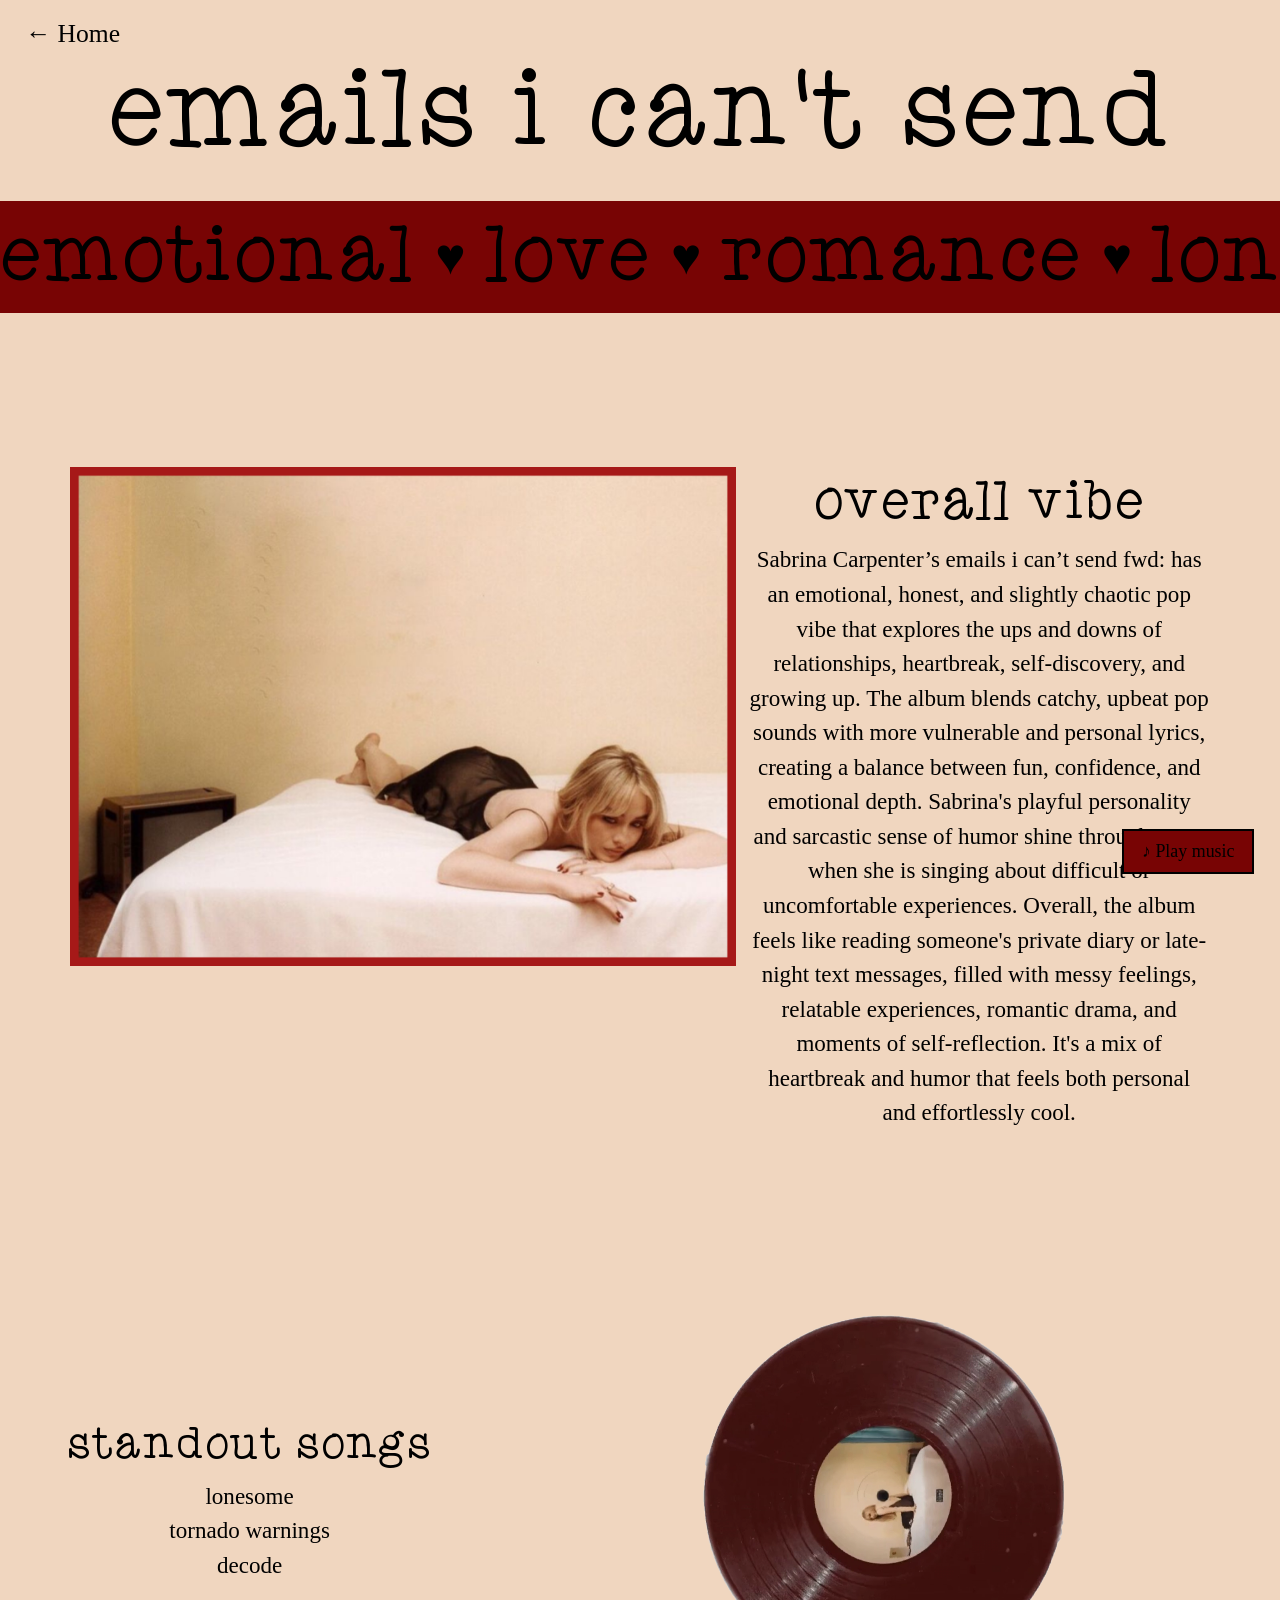
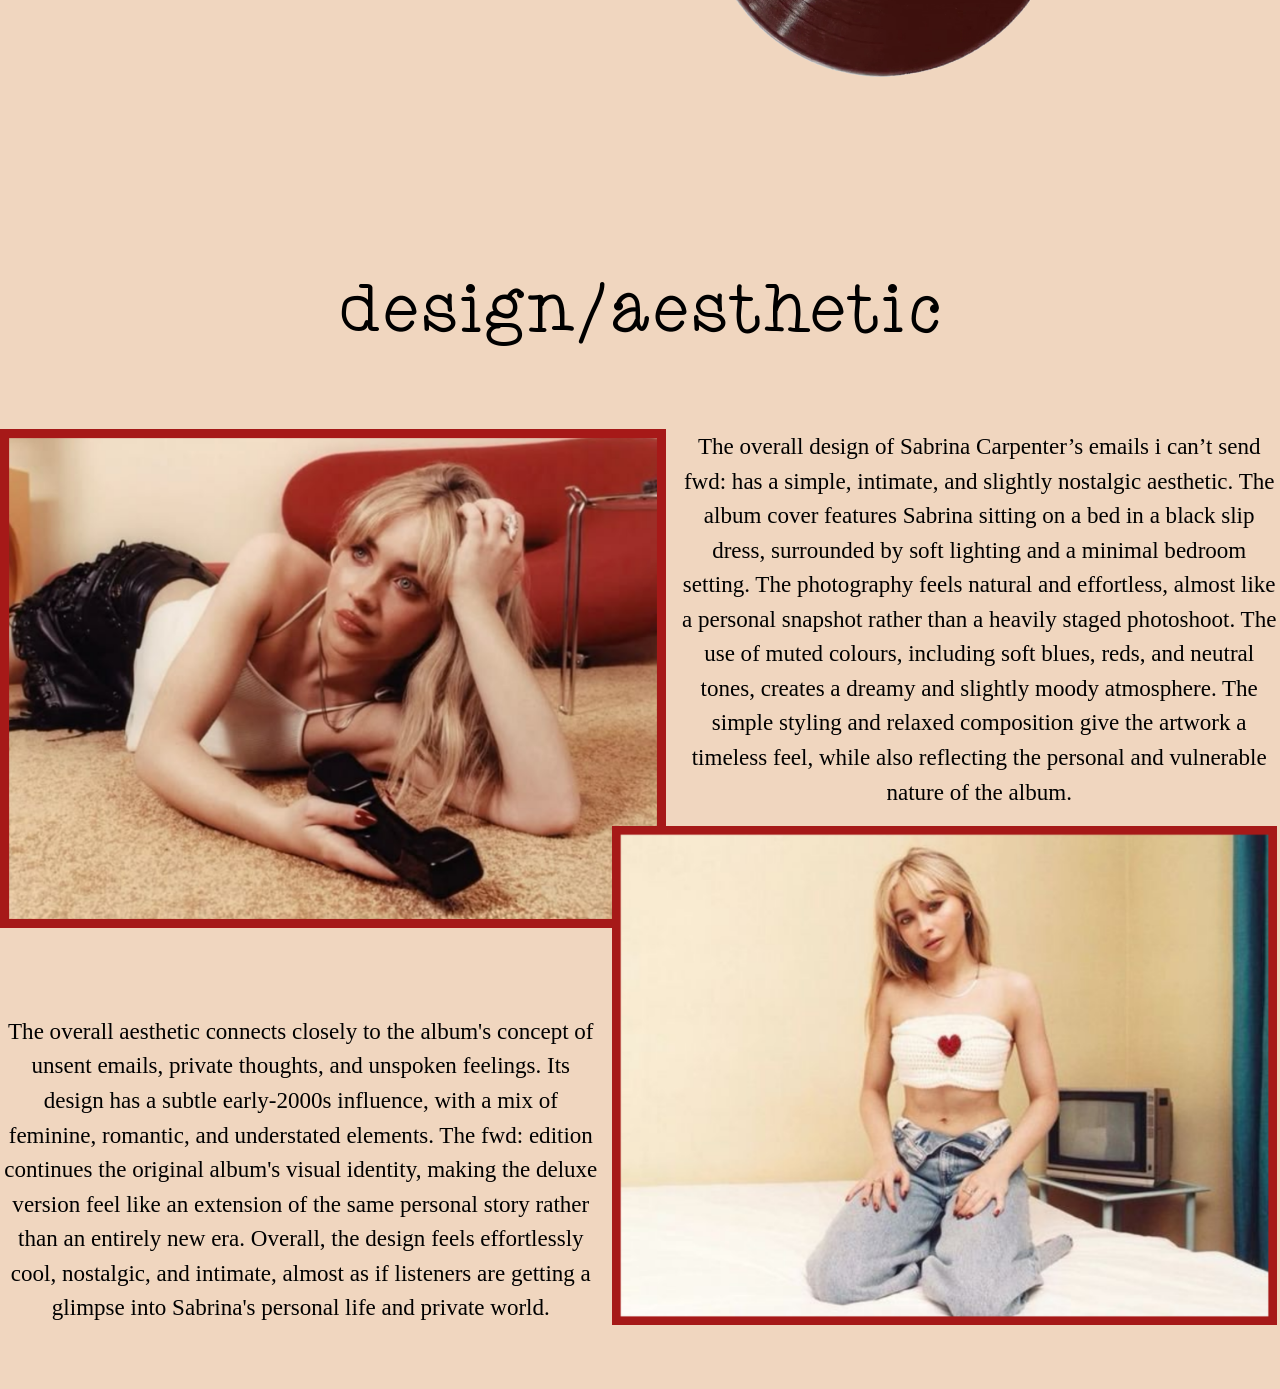
<file: eics.html>
<!DOCTYPE html>

<html>
    <head>
        <meta charset="utf-8">
        <meta http-equiv="X-UA-Compatible" content="IE=edge">
        <title>emails i cant send</title>
        <meta name="description" content="">
        <meta name="viewport" content="width=device-width, initial-scale=1">
        <link rel="stylesheet" href="eicsstyle.css">
    </head>
    <body>
     <a class="back-link" href="index.html">&larr; Home</a>

  <h1 class="page-title">emails i can't send</h1>


  <div class="marquee">
    <div class="marquee-track">
      <div class="marquee-group">
        <span>emotional</span><span class="heart">&#9829;&#xFE0E;</span>
        <span>love</span><span class="heart">&#9829;&#xFE0E;</span>
        <span>romance</span><span class="heart">&#9829;&#xFE0E;</span>
        <span>longing</span><span class="heart">&#9829;&#xFE0E;</span>
      </div>
      <!-- identical copy so the loop is seamless -->
      <div class="marquee-group" aria-hidden="true">
        <span>emotional</span><span class="heart">&#9829;&#xFE0E;</span>
        <span>love</span><span class="heart">&#9829;&#xFE0E;</span>
        <span>romance</span><span class="heart">&#9829;&#xFE0E;</span>
        <span>longing</span><span class="heart">&#9829;&#xFE0E;</span>
      </div>
    </div>
  </div>

  <section class="row vibe">
    <img class="photo" src="img (eics)/eicsimg1.png" alt="emails i can't send image 1">
    <div class="text-block">
      <h2>overall vibe</h2>
      <p>Sabrina Carpenter’s emails i can’t send fwd: has an emotional, honest, and slightly chaotic pop vibe that explores the ups and downs of relationships, heartbreak, self-discovery, and growing up. The album blends catchy, upbeat pop sounds with more vulnerable and personal lyrics, creating a balance between fun, confidence, and emotional depth. Sabrina's playful personality and sarcastic sense of humor shine through, even when she is singing about difficult or uncomfortable experiences. Overall, the album feels like reading someone's private diary or late-night text messages, filled with messy feelings, relatable experiences, romantic drama, and moments of self-reflection. It's a mix of heartbreak and humor that feels both personal and effortlessly cool.</p>
    </div>
  </section>

 
  <section class="row songs">
    <div class="text-block">
      <h2>standout songs</h2>
      <p>lonesome</p>
      <p>tornado warnings</p>
      <p>decode</p>
    </div>
    <video src="img (eics)/eicsrecord.webm" autoplay loop muted playsinline></video>
  </section>

  
  <h2 class="design-title">design/aesthetic</h2>

  <section class="row design-top">
    <img class="photo" src="img (eics)/eicsimg2.png" alt="emails i can't send image 2">
    <div class="text-block">
      <p>The overall design of Sabrina Carpenter’s emails i can’t send fwd: has a simple, intimate, and slightly nostalgic aesthetic. The album cover features Sabrina sitting on a bed in a black slip dress, surrounded by soft lighting and a minimal bedroom setting. The photography feels natural and effortless, almost like a personal snapshot rather than a heavily staged photoshoot. The use of muted colours, including soft blues, reds, and neutral tones, creates a dreamy and slightly moody atmosphere. The simple styling and relaxed composition give the artwork a timeless feel, while also reflecting the personal and vulnerable nature of the album.</p>
    </div>
  </section>

  <section class="row design-bottom">
    <div class="text-block">
      <p>The overall aesthetic connects closely to the album's concept of unsent emails, private thoughts, and unspoken feelings. Its design has a subtle early-2000s influence, with a mix of feminine, romantic, and understated elements. The fwd: edition continues the original album's visual identity, making the deluxe version feel like an extension of the same personal story rather than an entirely new era. Overall, the design feels effortlessly cool, nostalgic, and intimate, almost as if listeners are getting a glimpse into Sabrina's personal life and private world.</p>
    </div>
    <img class="photo" src="img (eics)/eicsimg3.png" alt="emails i can't send image 3">
  </section>

  
  <audio id="bgmusic" src="Audio/eicslonesome.mp3" loop autoplay></audio>
  <button id="music-toggle">♪ Play music</button>

  <script>
    const music = document.getElementById("bgmusic");
    const toggle = document.getElementById("music-toggle");

    function updateButton() {
      toggle.textContent = music.paused ? "♪ Play music" : "❚❚ Pause music";
    }

    music.addEventListener("play", updateButton);
    music.addEventListener("pause", updateButton);

    toggle.addEventListener("click", () => {
      if (music.paused) {
        music.play();
      } else {
        music.pause();
      }
    });

    
    music.play().catch(() => {});
    updateButton();
  </script>

</body>
</html>

      
        <script src="" async defer></script>
    </body>
</html>

    
    </body>
</html>
</file>
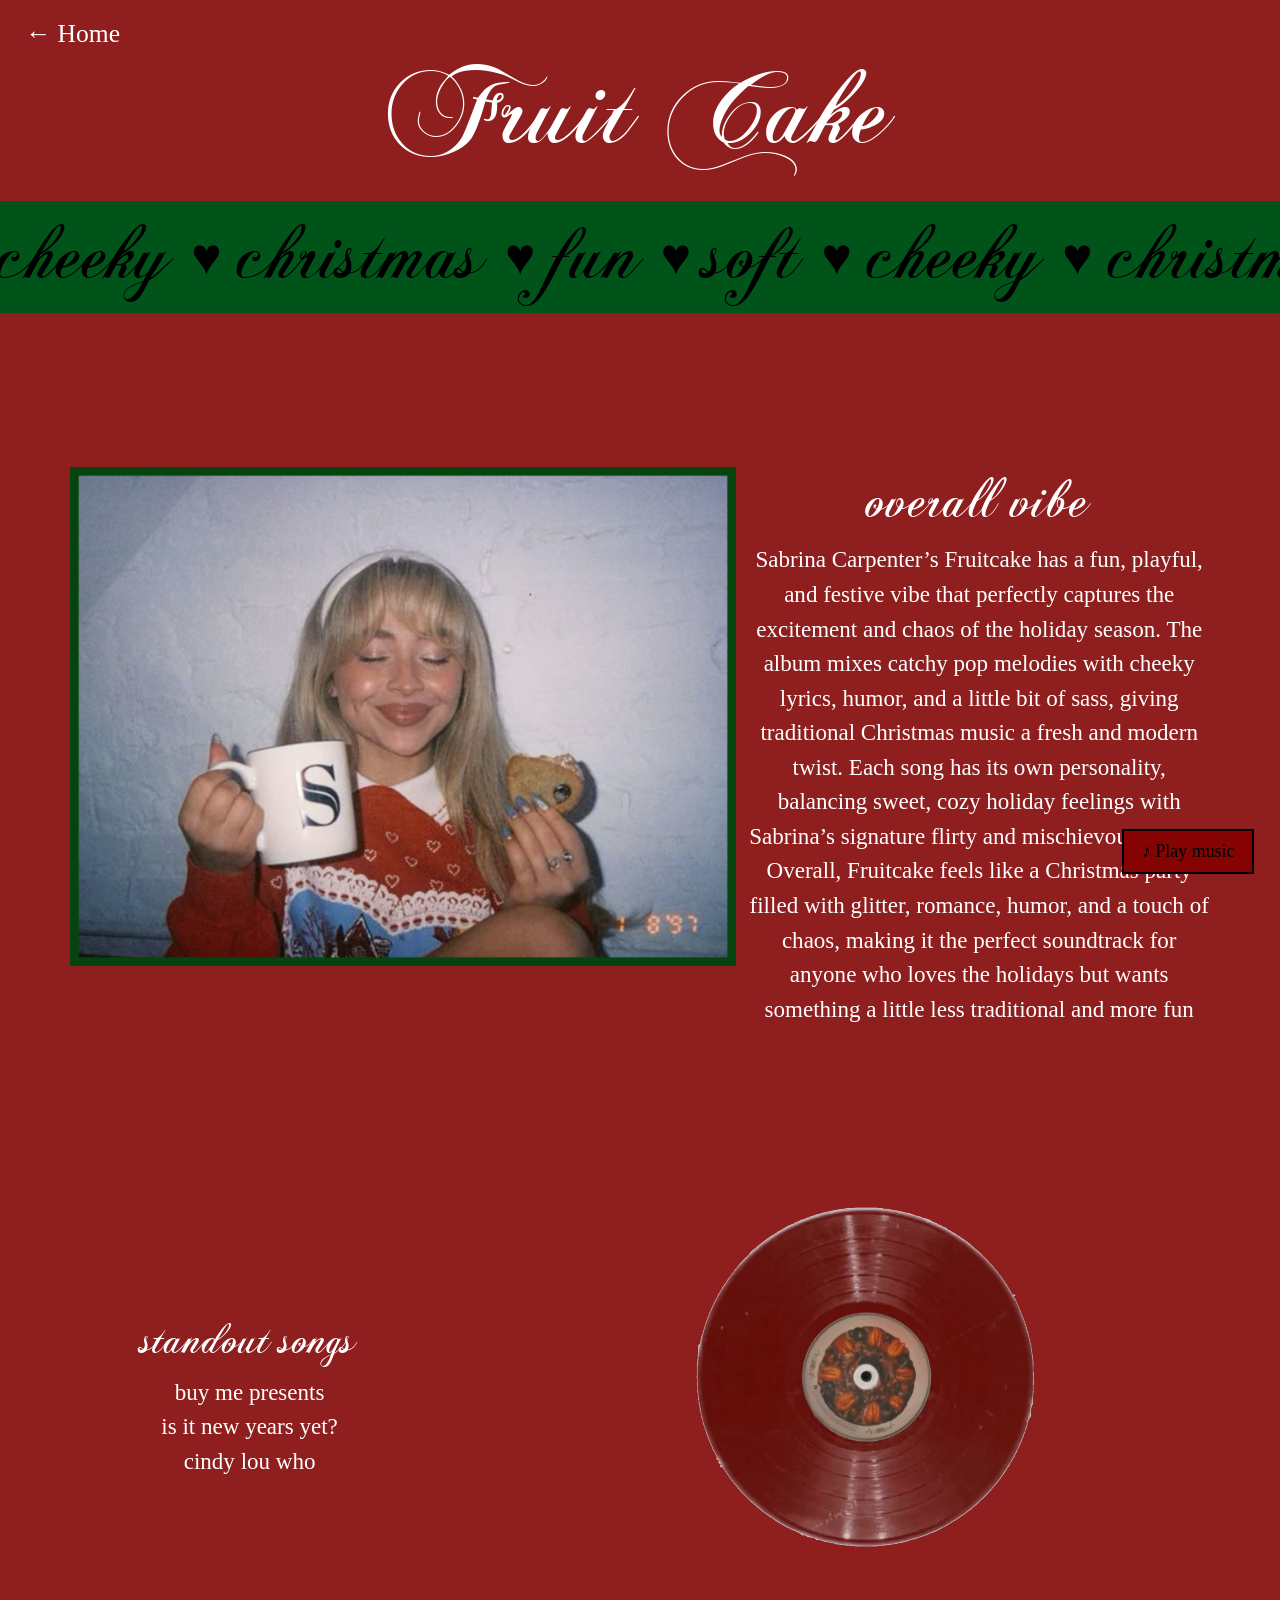
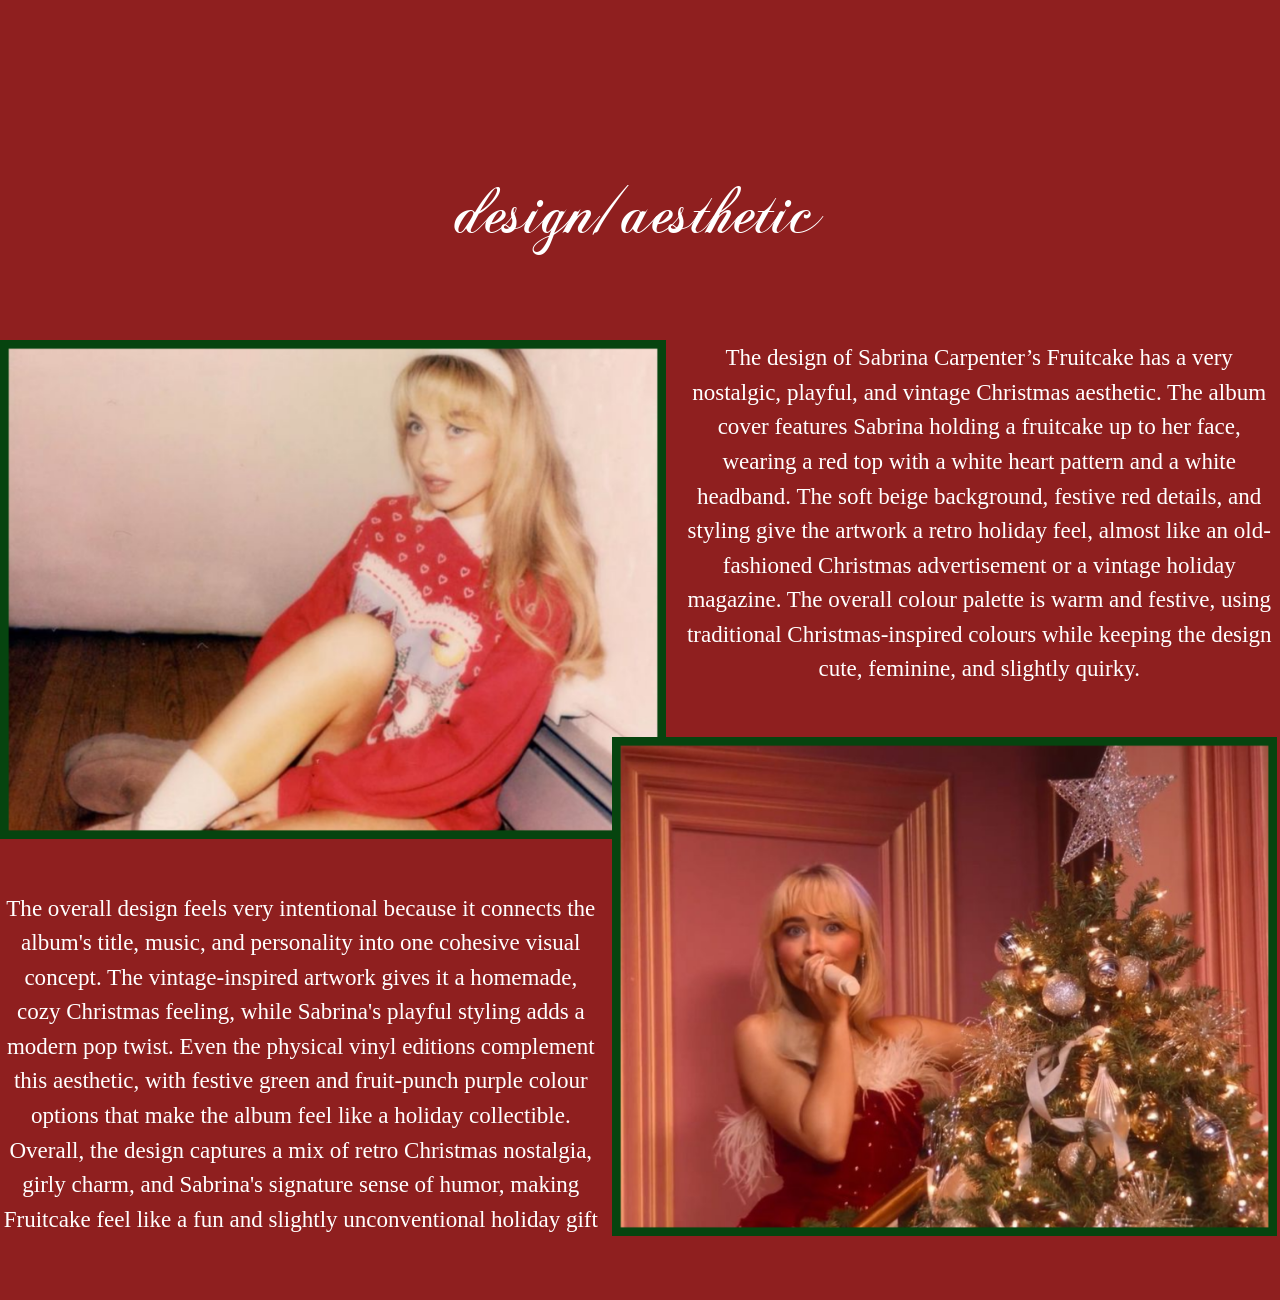
<file: fruitcake.html>
<!DOCTYPE html>

<html>
    <head>
        <meta charset="utf-8">
        <meta http-equiv="X-UA-Compatible" content="IE=edge">
        <title>Fruit Cake</title>
        <meta name="description" content="">
        <meta name="viewport" content="width=device-width, initial-scale=1">
        <link rel="stylesheet" href="fcstyle.css">
    </head>
     <body>
       <a class="back-link" href="index.html">&larr; Home</a>

  <h1 class="page-title">Fruit Cake</h1>


  <div class="marquee">
    <div class="marquee-track">
      <div class="marquee-group">
        <span>cheeky</span><span class="heart">&#9829;&#xFE0E;</span>
        <span>christmas</span><span class="heart">&#9829;&#xFE0E;</span>
        <span>fun</span><span class="heart">&#9829;&#xFE0E;</span>
        <span>soft</span><span class="heart">&#9829;&#xFE0E;</span>
      </div>
      <!-- identical copy so the loop is seamless -->
      <div class="marquee-group" aria-hidden="true">
        <span>cheeky</span><span class="heart">&#9829;&#xFE0E;</span>
        <span>christmas</span><span class="heart">&#9829;&#xFE0E;</span>
        <span>fun</span><span class="heart">&#9829;&#xFE0E;</span>
        <span>soft</span><span class="heart">&#9829;&#xFE0E;</span>
      </div>
    </div>
  </div>

  <section class="row vibe">
    <img class="photo" src="img (fc)/fcimg1.png" alt="Fruit Cake image 1">
    <div class="text-block">
      <h2>overall vibe</h2>
      <p>Sabrina Carpenter’s Fruitcake has a fun, playful, and festive vibe that perfectly captures the excitement and chaos of the holiday season. The album mixes catchy pop melodies with cheeky lyrics, humor, and a little bit of sass, giving traditional Christmas music a fresh and modern twist. Each song has its own personality, balancing sweet, cozy holiday feelings with Sabrina’s signature flirty and mischievous energy. Overall, Fruitcake feels like a Christmas party filled with glitter, romance, humor, and a touch of chaos, making it the perfect soundtrack for anyone who loves the holidays but wants something a little less traditional and more fun</p>
    </div>
  </section>

 
  <section class="row songs">
    <div class="text-block">
      <h2>standout songs</h2>
      <p>buy me presents</p>
      <p>is it new years yet?</p>
      <p>cindy lou who</p>
    </div>
    <video src="img (fc)/fruitcakerecord.webm" autoplay loop muted playsinline></video>
  </section>

  
  <h2 class="design-title">design/aesthetic</h2>

  <section class="row design-top">
    <img class="photo" src="img (fc)/fcimg2.png" alt="Fruit Cake image 2">
    <div class="text-block">
      <p>The design of Sabrina Carpenter’s Fruitcake has a very nostalgic, playful, and vintage Christmas aesthetic. The album cover features Sabrina holding a fruitcake up to her face, wearing a red top with a white heart pattern and a white headband. The soft beige background, festive red details, and styling give the artwork a retro holiday feel, almost like an old-fashioned Christmas advertisement or a vintage holiday magazine. The overall colour palette is warm and festive, using traditional Christmas-inspired colours while keeping the design cute, feminine, and slightly quirky.</p>
    </div>
  </section>

  <section class="row design-bottom">
    <div class="text-block">
      <p>The overall design feels very intentional because it connects the album's title, music, and personality into one cohesive visual concept. The vintage-inspired artwork gives it a homemade, cozy Christmas feeling, while Sabrina's playful styling adds a modern pop twist. Even the physical vinyl editions complement this aesthetic, with festive green and fruit-punch purple colour options that make the album feel like a holiday collectible. Overall, the design captures a mix of retro Christmas nostalgia, girly charm, and Sabrina's signature sense of humor, making Fruitcake feel like a fun and slightly unconventional holiday gift</p>
    </div>
    <img class="photo" src="img (fc)/fcimg3.png" alt="Fruit Cake image 3">
  </section>

  
  <audio id="bgmusic" src="Audio/fc.mp3" loop autoplay></audio>
  <button id="music-toggle">♪ Play music</button>

  <script>
    const music = document.getElementById("bgmusic");
    const toggle = document.getElementById("music-toggle");

    function updateButton() {
      toggle.textContent = music.paused ? "♪ Play music" : "❚❚ Pause music";
    }

    music.addEventListener("play", updateButton);
    music.addEventListener("pause", updateButton);

    toggle.addEventListener("click", () => {
      if (music.paused) {
        music.play();
      } else {
        music.pause();
      }
    });

    
    music.play().catch(() => {});
    updateButton();
  </script>

</body>
</html>

      
        <script src="" async defer></script>
    </body>
</html>
</file>
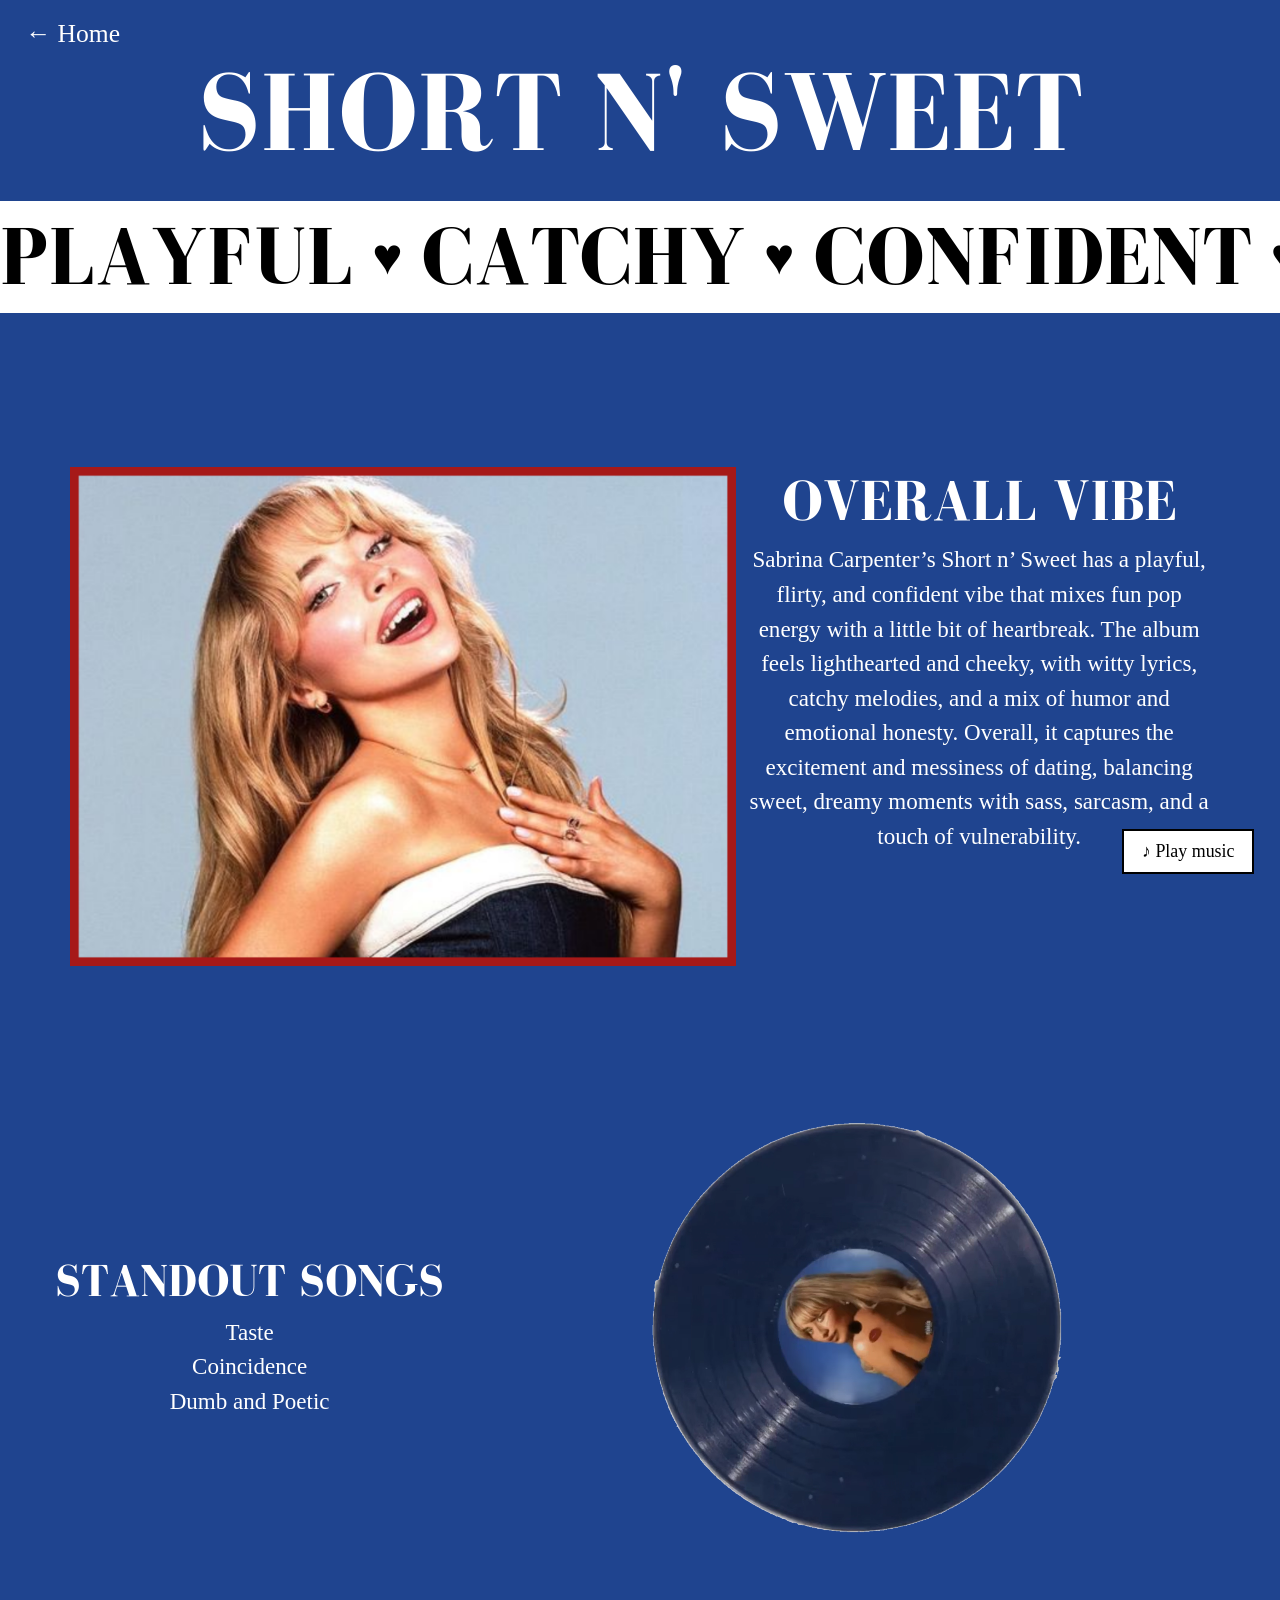
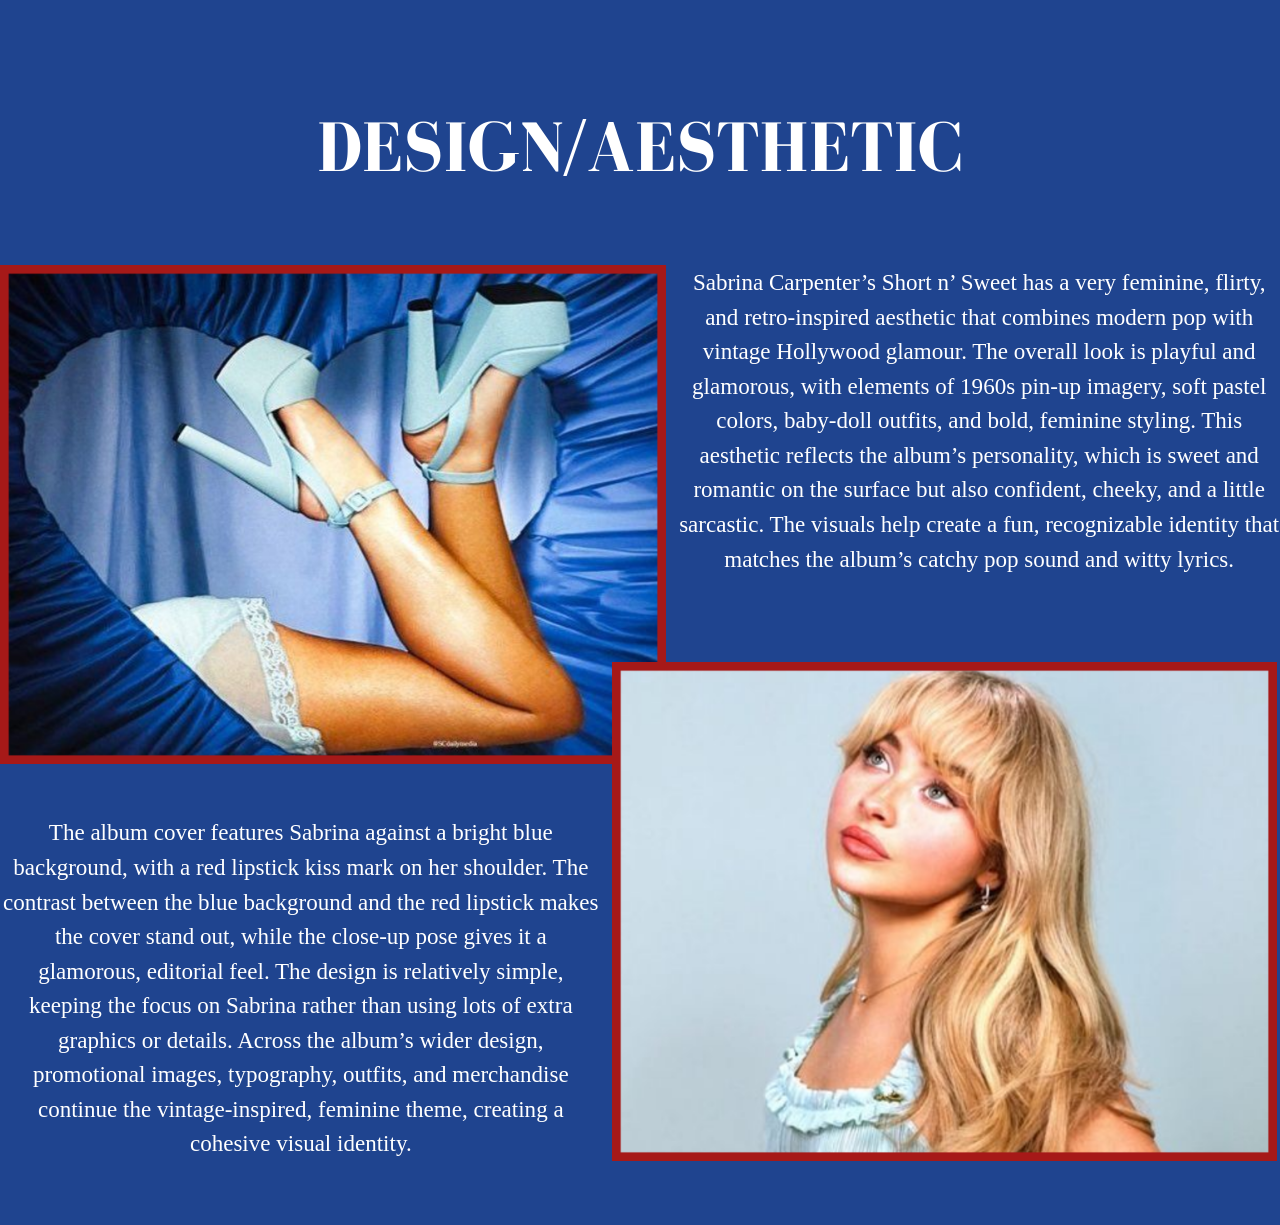
<file: shortnsweet.html>
<!DOCTYPE html>

<html>
    <head>
        <meta charset="utf-8">
        <meta http-equiv="X-UA-Compatible" content="IE=edge">
        <title>short n sweet review</title>
        <meta name="description" content="">
        <meta name="viewport" content="width=device-width, initial-scale=1">
        <link rel="stylesheet" href="snsstyle.css">
    </head>
    <body>
       <a class="back-link" href="index.html">&larr; Home</a>

  <h1 class="page-title">SHORT N' SWEET</h1>


  <div class="marquee">
    <div class="marquee-track">
      <div class="marquee-group">
        <span>PLAYFUL</span><span class="heart">&#9829;&#xFE0E;</span>
        <span>CATCHY</span><span class="heart">&#9829;&#xFE0E;</span>
        <span>CONFIDENT</span><span class="heart">&#9829;&#xFE0E;</span>
        <span>RAUNCHY</span><span class="heart">&#9829;&#xFE0E;</span>
      </div>
      <!-- identical copy so the loop is seamless -->
      <div class="marquee-group" aria-hidden="true">
        <span>PLAYFUL</span><span class="heart">&#9829;&#xFE0E;</span>
        <span>CATCHY</span><span class="heart">&#9829;&#xFE0E;</span>
        <span>CONFIDENT</span><span class="heart">&#9829;&#xFE0E;</span>
        <span>RAUNCHY</span><span class="heart">&#9829;&#xFE0E;</span>
      </div>
    </div>
  </div>

  <section class="row vibe">
    <img class="photo" src="img (sns)/snsimg1.png" alt="Short n Sweet image 1">
    <div class="text-block">
      <h2>OVERALL VIBE</h2>
      <p>Sabrina Carpenter’s Short n’ Sweet has a playful, flirty, and confident vibe that mixes fun pop energy with a little bit of heartbreak. The album feels lighthearted and cheeky, with witty lyrics, catchy melodies, and a mix of humor and emotional honesty. Overall, it captures the excitement and messiness of dating, balancing sweet, dreamy moments with sass, sarcasm, and a touch of vulnerability.</p>
    </div>
  </section>

 
  <section class="row songs">
    <div class="text-block">
      <h2>STANDOUT SONGS</h2>
      <p>Taste</p>
      <p>Coincidence</p>
      <p>Dumb and Poetic</p>
    </div>
    <video src="img (sns)/shortnsweetrecord.webm" autoplay loop muted playsinline></video>
  </section>

  
  <h2 class="design-title">DESIGN/AESTHETIC</h2>

  <section class="row design-top">
    <img class="photo" src="img (sns)/snsimg2.png" alt="Short n Sweet image 2">
    <div class="text-block">
      <p>Sabrina Carpenter’s Short n’ Sweet has a very feminine, flirty, and retro-inspired aesthetic that combines modern pop with vintage Hollywood glamour. The overall look is playful and glamorous, with elements of 1960s pin-up imagery, soft pastel colors, baby-doll outfits, and bold, feminine styling. This aesthetic reflects the album’s personality, which is sweet and romantic on the surface but also confident, cheeky, and a little sarcastic. The visuals help create a fun, recognizable identity that matches the album’s catchy pop sound and witty lyrics.</p>
    </div>
  </section>

  <section class="row design-bottom">
    <div class="text-block">
      <p>The album cover features Sabrina against a bright blue background, with a red lipstick kiss mark on her shoulder. The contrast between the blue background and the red lipstick makes the cover stand out, while the close-up pose gives it a glamorous, editorial feel. The design is relatively simple, keeping the focus on Sabrina rather than using lots of extra graphics or details. Across the album’s wider design, promotional images, typography, outfits, and merchandise continue the vintage-inspired, feminine theme, creating a cohesive visual identity. </p>
    </div>
    <img class="photo" src="img (sns)/snsimg3.png" alt="Short n Sweet image 3">
  </section>

  
  <audio id="bgmusic" src="Audio/taste.mp3" loop autoplay></audio>
  <button id="music-toggle">♪ Play music</button>

  <script>
    const music = document.getElementById("bgmusic");
    const toggle = document.getElementById("music-toggle");

    function updateButton() {
      toggle.textContent = music.paused ? "♪ Play music" : "❚❚ Pause music";
    }

    music.addEventListener("play", updateButton);
    music.addEventListener("pause", updateButton);

    toggle.addEventListener("click", () => {
      if (music.paused) {
        music.play();
      } else {
        music.pause();
      }
    });

    
    music.play().catch(() => {});
    updateButton();
  </script>

</body>
</html>


        
      
        <script src="" async defer></script>
    </body>
</html>
</file>
<file: eicsstyle.css>
@font-face {
  font-family: "eics";
  src: url("fonts/typewriter.ttf") format("truetype");
}

* {
  margin: 0;
  padding: 0;
  box-sizing: border-box;
}

body {
  background: #f0d6bf;
  color: #000;
  font-family: "Times New Roman", Times, serif;
  overflow-x: hidden;
  position: relative;
  padding-bottom: 5vw;
}

.back-link {
  position: absolute;
  top: 1.5vw;
  left: 2vw;
  color: #000000;
  font-size: 2vw;
  text-decoration: none;
  z-index: 5;
}

h1, h2 {
  font-family: "eics", sans-serif;
  font-weight: normal;
  text-align: center;
}

.page-title {
  font-size: 8.8vw;
  line-height: 1.1;
  padding-top: 4vw;
  margin-bottom: 2vw;
}


.marquee {
  background: #780404;
  color: #000;
  overflow: hidden;
  white-space: nowrap;
  padding: 0.5vw 0;
}

.marquee-track {
  display: inline-flex;
  animation: scroll-left 15s linear infinite;
}

.marquee-group {
  display: flex;
  align-items: center;
  flex-shrink: 0;
}

.marquee-group span {
  font-family: "eics", sans-serif;
  font-size: 6.5vw;
  line-height: 1.2;
  text-transform: lowercase;
}

.marquee-group .heart {
  font-family: "Times New Roman", Times, serif;
  font-size: 4vw;
  margin: 0 1.5vw;
}

@keyframes scroll-left {
  from { transform: translateX(0); }
  to   { transform: translateX(-50%); }
}

.marquee:hover .marquee-track {
  animation-play-state: paused;
}


.row {
  display: flex;
  justify-content: center;
}

.photo {
  display: block;
  height: auto;
}

.text-block {
  text-align: center;
}

.text-block h2 {
  font-size: 4.5vw;
  line-height: 1.2;
  margin-bottom: 0.5vw;
}

.text-block p {
  font-size: 1.8vw;
  line-height: 1.5;
}


.vibe {
  margin-top: 12vw;
  gap: 1vw;
  align-items: flex-start;
}

.vibe .photo      { width: 52vw; }   
.vibe .text-block { width: 36vw; }  


.songs {
  margin-top: 12vw;
  gap: 1vw;
  align-items: center;
}

.songs .text-block    { width: 37vw; }
.songs .text-block h2 { font-size: 3.6vw; }

.songs video {
  width: 60vw;
  height: auto;
  display: block;
}


.design-title {
  font-size: 5.6vw;
  margin-top: 12vw;
  margin-bottom: 6vw;
}

.design-top {
  gap: 1vw;
  align-items: flex-start;
}

.design-top .photo      { width: 52vw; }
.design-top .text-block { width: 48vw; }

.design-bottom {
  gap: 1vw;
  align-items: flex-end;
  margin-top: -8vw;   
}

.design-bottom .text-block { width: 46.6vw; }
.design-bottom .photo      { width: 52vw; }


#music-toggle {
  position: fixed;
  bottom: 2vw;
  right: 2vw;
  background: #780404;
  color: #000;
  border: 2px solid #000;
  font-family: "Times New Roman", Times, serif;
  font-size: clamp(12px, 1.4vw, 18px);
  padding: 0.8vw 1.4vw;
  cursor: pointer;
  z-index: 10;
}
</file>
<file: fcstyle.css>
@font-face {
  font-family: "christmas";
  src: url("fonts/christmas.ttf") format("truetype");
}

* {
  margin: 0;
  padding: 0;
  box-sizing: border-box;
}

body {
  background: #8f1f1f;
  color: #fff;
  font-family: "Times New Roman", Times, serif;
  overflow-x: hidden;
  position: relative;
  padding-bottom: 5vw;
}

.back-link {
  position: absolute;
  top: 1.5vw;
  left: 2vw;
  color: #fff;
  font-size: 2vw;
  text-decoration: none;
  z-index: 5;
}

h1, h2 {
  font-family: "christmas", sans-serif;
  font-weight: normal;
  text-align: center;
}

.page-title {
  font-size: 8.8vw;
  line-height: 1.1;
  padding-top: 4vw;
  margin-bottom: 2vw;
}


.marquee {
  background: #005319;
  color: #000;
  overflow: hidden;
  white-space: nowrap;
  padding: 0.5vw 0;
}

.marquee-track {
  display: inline-flex;
  animation: scroll-left 15s linear infinite;
}

.marquee-group {
  display: flex;
  align-items: center;
  flex-shrink: 0;
}

.marquee-group span {
  font-family: "christmas", sans-serif;
  font-size: 6.5vw;
  line-height: 1.2;
  text-transform: lowercase;
}

.marquee-group .heart {
  font-family: "Times New Roman", Times, serif;
  font-size: 4vw;
  margin: 0 1.5vw;
}

@keyframes scroll-left {
  from { transform: translateX(0); }
  to   { transform: translateX(-50%); }
}

.marquee:hover .marquee-track {
  animation-play-state: paused;
}


.row {
  display: flex;
  justify-content: center;
}

.photo {
  display: block;
  height: auto;
}

.text-block {
  text-align: center;
}

.text-block h2 {
  font-size: 4.5vw;
  line-height: 1.2;
  margin-bottom: 0.5vw;
}

.text-block p {
  font-size: 1.8vw;
  line-height: 1.5;
}


.vibe {
  margin-top: 12vw;
  gap: 1vw;
  align-items: flex-start;
}

.vibe .photo      { width: 52vw; }   
.vibe .text-block { width: 36vw; }  


.songs {
  margin-top: 12vw;
  gap: 1vw;
  align-items: center;
}

.songs .text-block    { width: 37vw; }
.songs .text-block h2 { font-size: 3.6vw; }

.songs video {
  width: 60vw;
  height: auto;
  display: block;
}


.design-title {
  font-size: 5.6vw;
  margin-top: 12vw;
  margin-bottom: 6vw;
}

.design-top {
  gap: 1vw;
  align-items: flex-start;
}

.design-top .photo      { width: 52vw; }
.design-top .text-block { width: 48vw; }

.design-bottom {
  gap: 1vw;
  align-items: flex-end;
  margin-top: -8vw;   
}

.design-bottom .text-block { width: 46.6vw; }
.design-bottom .photo      { width: 52vw; }


#music-toggle {
  position: fixed;
  bottom: 2vw;
  right: 2vw;
  background: #860303;
  color: #000;
  border: 2px solid #000;
  font-family: "Times New Roman", Times, serif;
  font-size: clamp(12px, 1.4vw, 18px);
  padding: 0.8vw 1.4vw;
  cursor: pointer;
  z-index: 10;
}
</file>
<file: snsstyle.css>
@font-face {
  font-family: "sns";
  src: url("fonts/sns.ttf") format("truetype");
}

* {
  margin: 0;
  padding: 0;
  box-sizing: border-box;
}

body {
  background: #1F448F;
  color: #fff;
  font-family: "Times New Roman", Times, serif;
  overflow-x: hidden;
  position: relative;
  padding-bottom: 5vw;
}

.back-link {
  position: absolute;
  top: 1.5vw;
  left: 2vw;
  color: #fff;
  font-size: 2vw;
  text-decoration: none;
  z-index: 5;
}

h1, h2 {
  font-family: "sns", sans-serif;
  font-weight: normal;
  text-align: center;
}

.page-title {
  font-size: 8.8vw;
  line-height: 1.1;
  padding-top: 4vw;
  margin-bottom: 2vw;
}


.marquee {
  background: #fff;
  color: #000;
  overflow: hidden;
  white-space: nowrap;
  padding: 0.5vw 0;
}

.marquee-track {
  display: inline-flex;
  animation: scroll-left 15s linear infinite;
}

.marquee-group {
  display: flex;
  align-items: center;
  flex-shrink: 0;
}

.marquee-group span {
  font-family: "sns", sans-serif;
  font-size: 6.5vw;
  line-height: 1.2;
  text-transform: uppercase;
}

.marquee-group .heart {
  font-family: "Times New Roman", Times, serif;
  font-size: 4vw;
  margin: 0 1.5vw;
}

@keyframes scroll-left {
  from { transform: translateX(0); }
  to   { transform: translateX(-50%); }
}

.marquee:hover .marquee-track {
  animation-play-state: paused;
}


.row {
  display: flex;
  justify-content: center;
}

.photo {
  display: block;
  height: auto;
}

.text-block {
  text-align: center;
}

.text-block h2 {
  font-size: 4.5vw;
  line-height: 1.2;
  margin-bottom: 0.5vw;
}

.text-block p {
  font-size: 1.8vw;
  line-height: 1.5;
}


.vibe {
  margin-top: 12vw;
  gap: 1vw;
  align-items: flex-start;
}

.vibe .photo      { width: 52vw; }   
.vibe .text-block { width: 36vw; }  


.songs {
  margin-top: 12vw;
  gap: 1vw;
  align-items: center;
}

.songs .text-block    { width: 37vw; }
.songs .text-block h2 { font-size: 3.6vw; }

.songs video {
  width: 60vw;
  height: auto;
  display: block;
}


.design-title {
  font-size: 5.6vw;
  margin-top: 12vw;
  margin-bottom: 6vw;
}

.design-top {
  gap: 1vw;
  align-items: flex-start;
}

.design-top .photo      { width: 52vw; }
.design-top .text-block { width: 48vw; }

.design-bottom {
  gap: 1vw;
  align-items: flex-end;
  margin-top: -8vw;   
}

.design-bottom .text-block { width: 46.6vw; }
.design-bottom .photo      { width: 52vw; }


#music-toggle {
  position: fixed;
  bottom: 2vw;
  right: 2vw;
  background: #fff;
  color: #000;
  border: 2px solid #000;
  font-family: "Times New Roman", Times, serif;
  font-size: clamp(12px, 1.4vw, 18px);
  padding: 0.8vw 1.4vw;
  cursor: pointer;
  z-index: 10;
}
</file>
